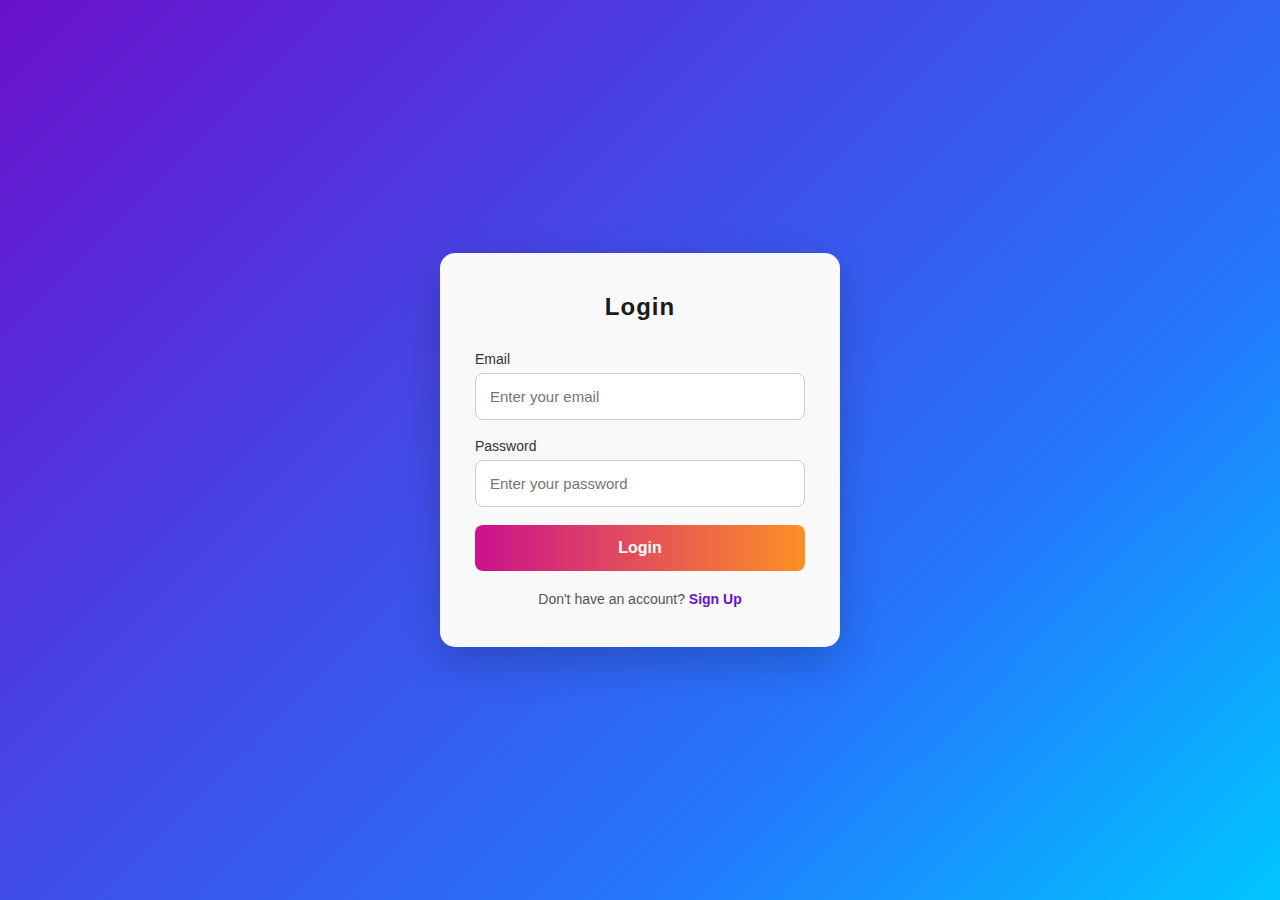
<file: FST_ASSGNIMENT/index.html>
<!DOCTYPE html>
<html lang="en">
<head>
    <meta charset="UTF-8">
    <title>Login Page</title>
    <link rel="stylesheet" href="style.css">
</head>
<body>

    <!-- Main container -->
    <div class="login-container">

        <!-- Login box -->
        <div class="login-box">
            <h2>Login</h2>

            <!-- Login form -->
            <form>
                <label>Email</label>
                <input type="email" placeholder="Enter your email" required>

                <label>Password</label>
                <input type="password" placeholder="Enter your password" required>

                <button type="submit">Login</button>
            </form>

            <p>Don't have an account?
                <a href="signup.html">Sign Up</a>
            </p>
        </div>

    </div>

</body>
</html>
</file>
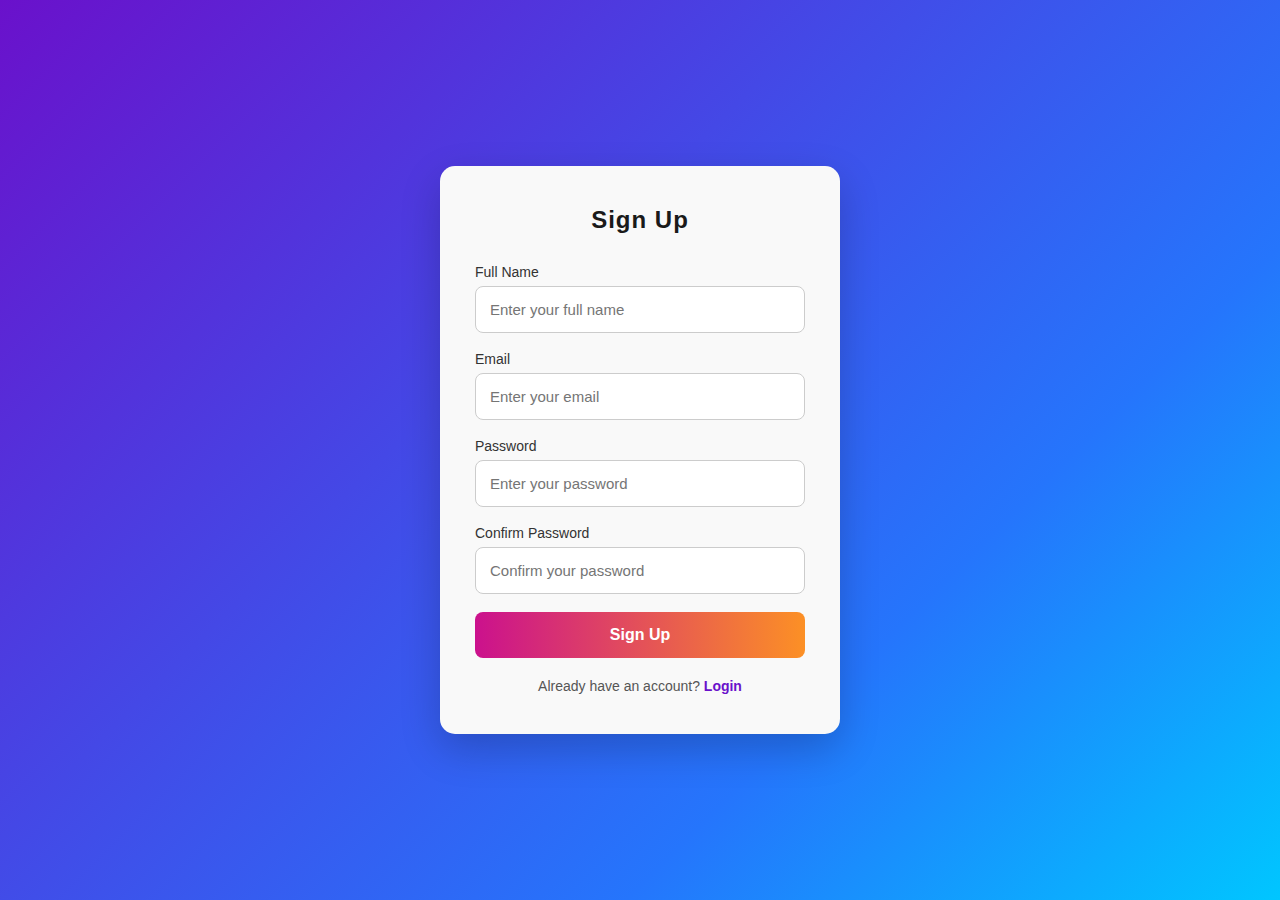
<file: FST_ASSGNIMENT/signup.html>
<!DOCTYPE html>
<html lang="en">
<head>
    <meta charset="UTF-8">
    <title>Sign Up Page</title>
    <link rel="stylesheet" href="style.css">
</head>
<body>

    <!-- Main container -->
    <div class="login-container">

        <!-- Signup box -->
        <div class="login-box">
            <h2>Sign Up</h2>

            <!-- Signup form -->
            <form>
                <label>Full Name</label>
                <input type="text" placeholder="Enter your full name" required>

                <label>Email</label>
                <input type="email" placeholder="Enter your email" required>

                <label>Password</label>
                <input type="password" placeholder="Enter your password" required>

                <label>Confirm Password</label>
                <input type="password" placeholder="Confirm your password" required>

                <button type="submit">Sign Up</button>
            </form>

            <p>Already have an account? 
                <a href="index.html">Login</a>
            </p>
        </div>

    </div>

</body>
</html>
</file>
<file: FST_ASSGNIMENT/style.css>
/* Reset default spacing */
* {
    margin: 0;
    padding: 0;
    box-sizing: border-box;
    font-family: 'Poppins', sans-serif; /* Modern font */
}

/* Body and page layout */
body {
    min-height: 100vh;
    background: linear-gradient(135deg, #6a11cb 0%, #2575fc 70%, #00c6ff 100%);
    display: flex;
    justify-content: center;
    align-items: center;
    padding: 20px;
}

/* Container for login/signup box */
.login-container {
    width: 100%;
    max-width: 400px;
    display: flex;
    justify-content: center;
}

/* Login/Signup box style */
.login-box {
    background: #f9f9f9; /* Light background */
    padding: 40px 35px;
    border-radius: 15px;
    box-shadow: 0 15px 40px rgba(0, 0, 0, 0.2);
    width: 100%;
    transition: transform 0.3s ease, box-shadow 0.3s ease;
}

/* Hover effect */
.login-box:hover {
    transform: translateY(-7px);
    box-shadow: 0 20px 50px rgba(0, 0, 0, 0.3);
}

/* Heading */
.login-box h2 {
    text-align: center;
    margin-bottom: 30px;
    color: #1a1a1a;
    font-weight: 700;
    letter-spacing: 1px;
}

/* Labels */
.login-box label {
    display: block;
    margin-bottom: 6px;
    font-weight: 500;
    color: #333;
    font-size: 14px;
}

/* Input fields */
.login-box input {
    width: 100%;
    padding: 14px;
    margin-bottom: 18px;
    border-radius: 8px;
    border: 1px solid #ccc;
    font-size: 15px;
    transition: all 0.3s ease;
    background: #fff;
}

/* Input focus effect */
.login-box input:focus {
    border-color: #6a11cb;
    box-shadow: 0 0 8px rgba(106, 17, 203, 0.3);
    outline: none;
}

/* Button */
.login-box button {
    width: 100%;
    padding: 14px;
    background: linear-gradient(90deg, #cb118d 0%, #fc9025 100%);
    color: #fff;
    border: none;
    border-radius: 8px;
    font-size: 16px;
    font-weight: 600;
    cursor: pointer;
    transition: all 0.3s ease;
}

/* Button hover */
.login-box button:hover {
    background: linear-gradient(90deg, #2575fc 0%, #6a11cb 100%);
    box-shadow: 0 5px 15px rgba(0,0,0,0.2);
}

/* Signup / login link */
.login-box p {
    text-align: center;
    margin-top: 20px;
    color: #555;
    font-size: 14px;
}

.login-box a {
    color: #6a11cb;
    font-weight: 600;
    text-decoration: none;
    transition: all 0.2s ease;
}

.login-box a:hover {
    text-decoration: underline;
    color: #2575fc;
}

/* Responsive Media Queries */
@media (max-width: 480px) {
    .login-box {
        padding: 30px 20px;
    }

    .login-box h2 {
        font-size: 22px;
    }

    .login-box input,
    .login-box button {
        padding: 12px;
        font-size: 14px;
    }
}

@media (max-width: 768px) {
    body {
        padding: 15px;
    }

    .login-box {
        padding: 35px 25px;
    }
}
</file>
